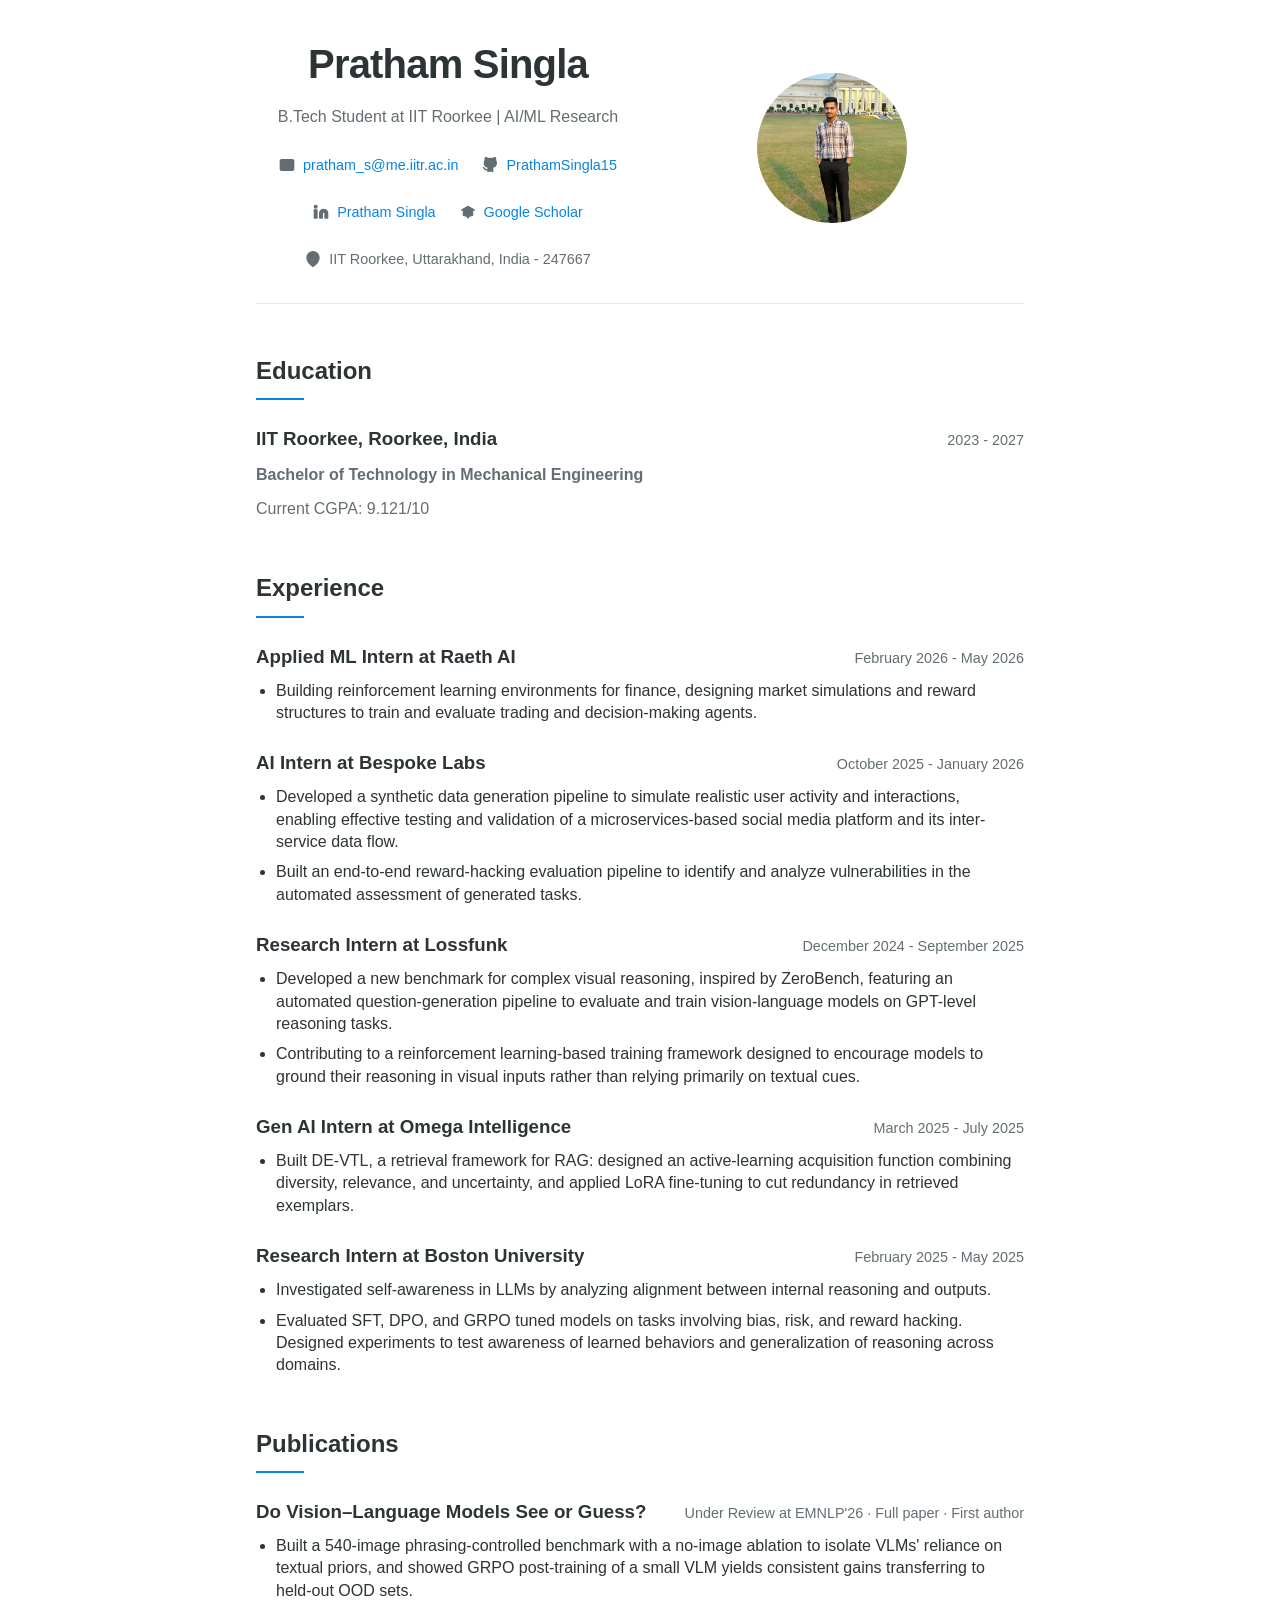
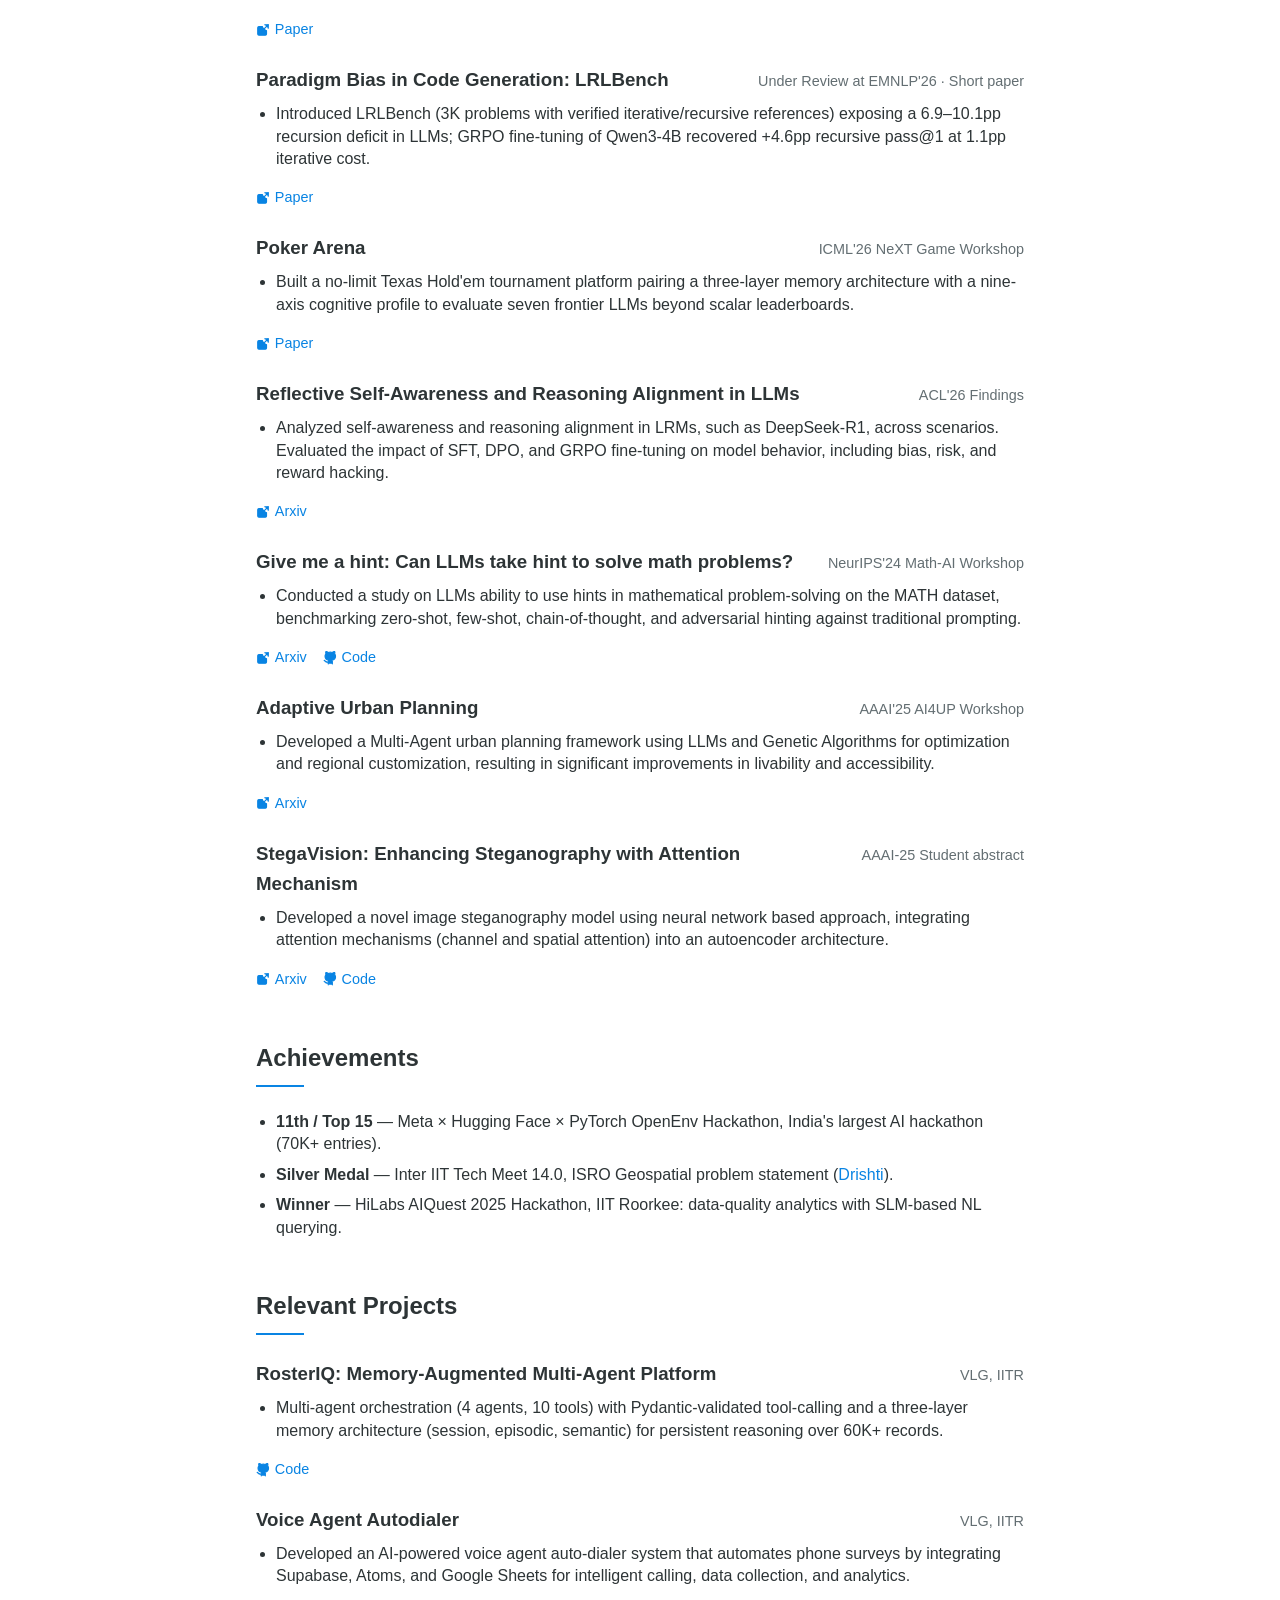
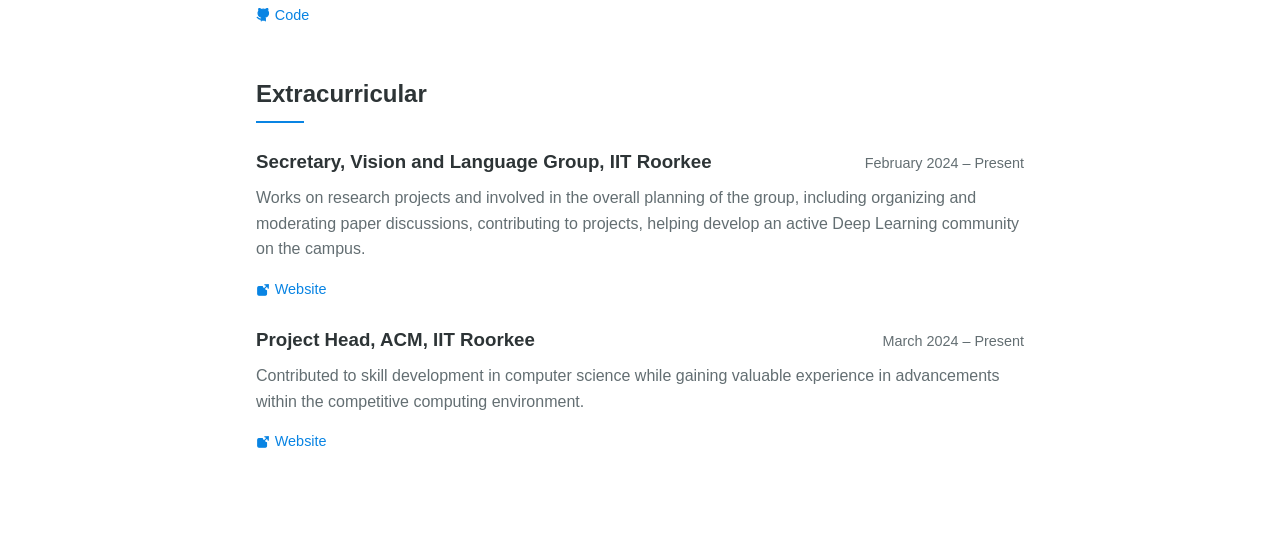
<file: index.html>
<!DOCTYPE html>
<html lang="en">
<head>
    <meta charset="UTF-8">
    <meta name="viewport" content="width=device-width, initial-scale=1.0">
    <title>Pratham Singla - Portfolio</title>
    <link rel="stylesheet" href="styles.css">
</head>
<body>
    <header style="display: flex; align-items: center; justify-content: space-between;">
        <!-- Header Content -->
        <div style="flex: 1;">
          <h1>Pratham Singla</h1>
          <p>B.Tech Student at IIT Roorkee | AI/ML Research</p>

          <div class="contact-info">
              <div class="contact-item">
                  <svg xmlns="http://www.w3.org/2000/svg" width="18" height="18" viewBox="0 0 24 24" fill="none" stroke="currentColor" stroke-width="2" stroke-linecap="round" stroke-linejoin="round">
                      <path d="M4 4h16c1.1 0 2 .9 2 2v12c0 1.1-.9 2-2 2H4c-1.1 0-2-.9-2-2V6c0-1.1.9-2 2-2z"></path>
                      <polyline points="22,6 12,13 2,6"></polyline>
                  </svg>
                  <a href="mailto:pratham_s@me.iitr.ac.in">pratham_s@me.iitr.ac.in</a>
              </div>
              <div class="contact-item">
                  <svg xmlns="http://www.w3.org/2000/svg" width="18" height="18" viewBox="0 0 24 24" fill="none" stroke="currentColor" stroke-width="2" stroke-linecap="round" stroke-linejoin="round">
                      <path d="M9 19c-5 1.5-5-2.5-7-3m14 6v-3.87a3.37 3.37 0 0 0-.94-2.61c3.14-.35 6.44-1.54 6.44-7A5.44 5.44 0 0 0 20 4.77 5.07 5.07 0 0 0 19.91 1S18.73.65 16 2.48a13.38 13.38 0 0 0-7 0C6.27.65 5.09 1 5.09 1A5.07 5.07 0 0 0 5 4.77a5.44 5.44 0 0 0-1.5 3.78c0 5.42 3.3 6.61 6.44 7A3.37 3.37 0 0 0 9 18.13V22"></path>
                  </svg>
                  <a href="https://github.com/PrathamSingla15" target="_blank">PrathamSingla15</a>
              </div>
              <div class="contact-item">
                  <svg xmlns="http://www.w3.org/2000/svg" width="18" height="18" viewBox="0 0 24 24" fill="none" stroke="currentColor" stroke-width="2" stroke-linecap="round" stroke-linejoin="round">
                      <path d="M16 8a6 6 0 0 1 6 6v7h-4v-7a2 2 0 0 0-2-2 2 2 0 0 0-2 2v7h-4v-7a6 6 0 0 1 6-6z"></path>
                      <rect x="2" y="9" width="4" height="12"></rect>
                      <circle cx="4" cy="4" r="2"></circle>
                  </svg>
                  <a href="https://www.linkedin.com/in/pratham-singla-a132732a7/" target="_blank">Pratham Singla</a>
              </div>
              <div class="contact-item">
                  <svg xmlns="http://www.w3.org/2000/svg" width="18" height="18" viewBox="0 0 24 24" fill="none" stroke="currentColor" stroke-width="2" stroke-linecap="round" stroke-linejoin="round">
                      <path d="M12 14l9-5-9-5-9 5 9 5z"></path>
                      <path d="M12 14l6.16-3.422a12.083 12.083 0 01.665 6.479A11.952 11.952 0 0012 20.055a11.952 11.952 0 00-6.824-2.998 12.078 12.078 0 01.665-6.479L12 14z"></path>
                      <path d="M12 14l9-5-9-5-9 5 9 5z"></path>
                      <path d="M12 14v7"></path>
                  </svg>
                  <a href="https://scholar.google.com/citations?user=6tyILRMAAAAJ&hl=en" target="_blank">Google Scholar</a>
              </div>
              <div class="contact-item">
                  <svg xmlns="http://www.w3.org/2000/svg" width="18" height="18" viewBox="0 0 24 24" fill="none" stroke="currentColor" stroke-width="2" stroke-linecap="round" stroke-linejoin="round">
                      <path d="M21 10c0 7-9 13-9 13s-9-6-9-13a9 9 0 0 1 18 0z"></path>
                      <circle cx="12" cy="10" r="3"></circle>
                  </svg>
                  <span>IIT Roorkee, Uttarakhand, India - 247667</span>
              </div>
          </div>
        </div>

        <!-- Image Section -->
        <div style="flex: 1; text-align: center;">
          <img
            src="profile.png"
            alt="Pratham Singla Profile Picture"
            style="border-radius: 50%; width: 150px; height: 150px; object-fit: cover;"
          />
        </div>
      </header>

  <main class="container">
      <section class="section" id="education">
          <h2>Education</h2>

          <div class="education-item">
              <div class="flex-header">
                  <h3>IIT Roorkee, Roorkee, India</h3>
                  <span class="date">2023 - 2027</span>
              </div>
              <p><strong>Bachelor of Technology in Mechanical Engineering</strong></p>
              <p>Current CGPA: <span class="highlight">9.121/10</span></p>
          </div>
      </section>

      <section class="section" id="experience">
          <h2>Experience</h2>

          <div class="experience-item">
              <div class="flex-header">
                  <h3>Applied ML Intern at Raeth AI</h3>
                  <span class="date">February 2026 - May 2026</span>
              </div>
              <ul>
                  <li>Building reinforcement learning environments for finance, designing market simulations and reward structures to train and evaluate trading and decision-making agents.</li>
              </ul>
          </div>

          <div class="experience-item">
              <div class="flex-header">
                  <h3>AI Intern at Bespoke Labs</h3>
                  <span class="date">October 2025 - January 2026</span>
              </div>
              <ul>
                  <li>Developed a synthetic data generation pipeline to simulate realistic user activity and interactions, enabling effective testing and validation of a microservices-based social media platform and its inter-service data flow.</li>
                  <li>Built an end-to-end reward-hacking evaluation pipeline to identify and analyze vulnerabilities in the automated assessment of generated tasks.</li>
              </ul>
          </div>

          <div class="experience-item">
              <div class="flex-header">
                  <h3>Research Intern at Lossfunk</h3>
                  <span class="date">December 2024 - September 2025</span>
              </div>
              <ul>
                  <li>Developed a new benchmark for complex visual reasoning, inspired by ZeroBench, featuring an automated question-generation pipeline to evaluate and train vision-language models on GPT-level reasoning tasks.</li>
                  <li>Contributing to a reinforcement learning-based training framework designed to encourage models to ground their reasoning in visual inputs rather than relying primarily on textual cues.</li>
              </ul>
          </div>

          <div class="experience-item">
              <div class="flex-header">
                  <h3>Gen AI Intern at Omega Intelligence</h3>
                  <span class="date">March 2025 - July 2025</span>
              </div>
              <ul>
                  <li>Built DE-VTL, a retrieval framework for RAG: designed an active-learning acquisition function combining diversity, relevance, and uncertainty, and applied LoRA fine-tuning to cut redundancy in retrieved exemplars.</li>
              </ul>
          </div>

          <div class="experience-item">
              <div class="flex-header">
                  <h3>Research Intern at Boston University</h3>
                  <span class="date">February 2025 - May 2025</span>
              </div>
              <ul>
                  <li>Investigated self-awareness in LLMs by analyzing alignment between internal reasoning and outputs.</li>
                  <li>Evaluated SFT, DPO, and GRPO tuned models on tasks involving bias, risk, and reward hacking. Designed experiments to test awareness of learned behaviors and generalization of reasoning across domains.</li>
              </ul>
          </div>
      </section>

      <section class="section" id="publications">
          <h2>Publications</h2>

          <div class="publication-item">
              <div class="flex-header">
                  <h3>Do Vision&ndash;Language Models See or Guess?</h3>
                  <span class="date">Under Review at EMNLP'26 &middot; Full paper &middot; First author</span>
              </div>
              <ul>
                  <li>Built a 540-image phrasing-controlled benchmark with a no-image ablation to isolate VLMs' reliance on textual priors, and showed GRPO post-training of a small VLM yields consistent gains transferring to held-out OOD sets.</li>
              </ul>
              <div class="publication-links">
                  <a href="https://drive.google.com/file/d/1W9YlNSTI20Ft3k_BdBzBpypP4UotxIYj/view" target="_blank">
                      <svg xmlns="http://www.w3.org/2000/svg" width="16" height="16" viewBox="0 0 24 24" fill="none" stroke="currentColor" stroke-width="2" stroke-linecap="round" stroke-linejoin="round"><path d="M18 13v6a2 2 0 0 1-2 2H5a2 2 0 0 1-2-2V8a2 2 0 0 1 2-2h6"></path><polyline points="15 3 21 3 21 9"></polyline><line x1="10" y1="14" x2="21" y2="3"></line></svg>
                      Paper
                  </a>
              </div>
          </div>

          <div class="publication-item">
              <div class="flex-header">
                  <h3>Paradigm Bias in Code Generation: LRLBench</h3>
                  <span class="date">Under Review at EMNLP'26 &middot; Short paper</span>
              </div>
              <ul>
                  <li>Introduced LRLBench (3K problems with verified iterative/recursive references) exposing a 6.9&ndash;10.1pp recursion deficit in LLMs; GRPO fine-tuning of Qwen3-4B recovered +4.6pp recursive pass@1 at 1.1pp iterative cost.</li>
              </ul>
              <div class="publication-links">
                  <a href="https://drive.google.com/file/d/1imihF5xHyVe4TSz1FYLGke97jD_eA2yq/view" target="_blank">
                      <svg xmlns="http://www.w3.org/2000/svg" width="16" height="16" viewBox="0 0 24 24" fill="none" stroke="currentColor" stroke-width="2" stroke-linecap="round" stroke-linejoin="round"><path d="M18 13v6a2 2 0 0 1-2 2H5a2 2 0 0 1-2-2V8a2 2 0 0 1 2-2h6"></path><polyline points="15 3 21 3 21 9"></polyline><line x1="10" y1="14" x2="21" y2="3"></line></svg>
                      Paper
                  </a>
              </div>
          </div>

          <div class="publication-item">
              <div class="flex-header">
                  <h3>Poker Arena</h3>
                  <span class="date">ICML'26 NeXT Game Workshop</span>
              </div>
              <ul>
                  <li>Built a no-limit Texas Hold'em tournament platform pairing a three-layer memory architecture with a nine-axis cognitive profile to evaluate seven frontier LLMs beyond scalar leaderboards.</li>
              </ul>
              <div class="publication-links">
                  <a href="https://drive.google.com/file/d/1rAL2DTAAELJ4kOOKlM4UKZLoVef1OzoU/view" target="_blank">
                      <svg xmlns="http://www.w3.org/2000/svg" width="16" height="16" viewBox="0 0 24 24" fill="none" stroke="currentColor" stroke-width="2" stroke-linecap="round" stroke-linejoin="round"><path d="M18 13v6a2 2 0 0 1-2 2H5a2 2 0 0 1-2-2V8a2 2 0 0 1 2-2h6"></path><polyline points="15 3 21 3 21 9"></polyline><line x1="10" y1="14" x2="21" y2="3"></line></svg>
                      Paper
                  </a>
              </div>
          </div>

          <div class="publication-item">
              <div class="flex-header">
                  <h3>Reflective Self-Awareness and Reasoning Alignment in LLMs</h3>
                  <span class="date">ACL'26 Findings</span>
              </div>
              <ul>
                  <li>Analyzed self-awareness and reasoning alignment in LRMs, such as DeepSeek-R1, across scenarios. Evaluated the impact of SFT, DPO, and GRPO fine-tuning on model behavior, including bias, risk, and reward hacking.</li>
              </ul>
              <div class="publication-links">
                  <a href="https://arxiv.org/abs/2510.16340" target="_blank">
                      <svg xmlns="http://www.w3.org/2000/svg" width="16" height="16" viewBox="0 0 24 24" fill="none" stroke="currentColor" stroke-width="2" stroke-linecap="round" stroke-linejoin="round"><path d="M18 13v6a2 2 0 0 1-2 2H5a2 2 0 0 1-2-2V8a2 2 0 0 1 2-2h6"></path><polyline points="15 3 21 3 21 9"></polyline><line x1="10" y1="14" x2="21" y2="3"></line></svg>
                      Arxiv
                  </a>
              </div>
          </div>

          <div class="publication-item">
              <div class="flex-header">
                  <h3>Give me a hint: Can LLMs take hint to solve math problems?</h3>
                  <span class="date">NeurIPS'24 Math-AI Workshop</span>
              </div>
              <ul>
                  <li>Conducted a study on LLMs ability to use hints in mathematical problem-solving on the MATH dataset, benchmarking zero-shot, few-shot, chain-of-thought, and adversarial hinting against traditional prompting.</li>
              </ul>
              <div class="publication-links">
                <a href="https://arxiv.org/abs/2410.05915" target="_blank">
                  <svg xmlns="http://www.w3.org/2000/svg" width="16" height="16" viewBox="0 0 24 24" fill="none" stroke="currentColor" stroke-width="2" stroke-linecap="round" stroke-linejoin="round"><path d="M18 13v6a2 2 0 0 1-2 2H5a2 2 0 0 1-2-2V8a2 2 0 0 1 2-2h6"></path><polyline points="15 3 21 3 21 9"></polyline><line x1="10" y1="14" x2="21" y2="3"></line></svg>
                  Arxiv
                </a>
                <a href="https://github.com/vlgiitr/LLM-Math" target="_blank">
                    <svg xmlns="http://www.w3.org/2000/svg" width="16" height="16" viewBox="0 0 24 24" fill="none" stroke="currentColor" stroke-width="2" stroke-linecap="round" stroke-linejoin="round"><path d="M9 19c-5 1.5-5-2.5-7-3m14 6v-3.87a3.37 3.37 0 0 0-.94-2.61c3.14-.35 6.44-1.54 6.44-7A5.44 5.44 0 0 0 20 4.77 5.07 5.07 0 0 0 19.91 1S18.73.65 16 2.48a13.38 13.38 0 0 0-7 0C6.27.65 5.09 1 5.09 1A5.07 5.07 0 0 0 5 4.77a5.44 5.44 0 0 0-1.5 3.78c0 5.42 3.3 6.61 6.44 7A3.37 3.37 0 0 0 9 18.13V22"></path></svg>
                    Code
                </a>
              </div>
          </div>

          <div class="publication-item">
              <div class="flex-header">
                  <h3>Adaptive Urban Planning</h3>
                  <span class="date">AAAI'25 AI4UP Workshop</span>
              </div>
              <ul>
                  <li>Developed a Multi-Agent urban planning framework using LLMs and Genetic Algorithms for optimization and regional customization, resulting in significant improvements in livability and accessibility.</li>
              </ul>
              <div class="publication-links">
                <a href="https://arxiv.org/abs/2412.15349" target="_blank">
                  <svg xmlns="http://www.w3.org/2000/svg" width="16" height="16" viewBox="0 0 24 24" fill="none" stroke="currentColor" stroke-width="2" stroke-linecap="round" stroke-linejoin="round"><path d="M18 13v6a2 2 0 0 1-2 2H5a2 2 0 0 1-2-2V8a2 2 0 0 1 2-2h6"></path><polyline points="15 3 21 3 21 9"></polyline><line x1="10" y1="14" x2="21" y2="3"></line></svg>
                  Arxiv
                </a>
              </div>
          </div>

          <div class="publication-item">
              <div class="flex-header">
                  <h3>StegaVision: Enhancing Steganography with Attention Mechanism</h3>
                  <span class="date">AAAI-25 Student abstract</span>
              </div>
              <ul>
                  <li>Developed a novel image steganography model using neural network based approach, integrating attention mechanisms (channel and spatial attention) into an autoencoder architecture.</li>
              </ul>
              <div class="publication-links">
                <a href="https://arxiv.org/abs/2411.05838" target="_blank">
                  <svg xmlns="http://www.w3.org/2000/svg" width="16" height="16" viewBox="0 0 24 24" fill="none" stroke="currentColor" stroke-width="2" stroke-linecap="round" stroke-linejoin="round"><path d="M18 13v6a2 2 0 0 1-2 2H5a2 2 0 0 1-2-2V8a2 2 0 0 1 2-2h6"></path><polyline points="15 3 21 3 21 9"></polyline><line x1="10" y1="14" x2="21" y2="3"></line></svg>
                  Arxiv
                </a>
                <a href="https://github.com/vlgiitr/StegaVision" target="_blank">
                    <svg xmlns="http://www.w3.org/2000/svg" width="16" height="16" viewBox="0 0 24 24" fill="none" stroke="currentColor" stroke-width="2" stroke-linecap="round" stroke-linejoin="round"><path d="M9 19c-5 1.5-5-2.5-7-3m14 6v-3.87a3.37 3.37 0 0 0-.94-2.61c3.14-.35 6.44-1.54 6.44-7A5.44 5.44 0 0 0 20 4.77 5.07 5.07 0 0 0 19.91 1S18.73.65 16 2.48a13.38 13.38 0 0 0-7 0C6.27.65 5.09 1 5.09 1A5.07 5.07 0 0 0 5 4.77a5.44 5.44 0 0 0-1.5 3.78c0 5.42 3.3 6.61 6.44 7A3.37 3.37 0 0 0 9 18.13V22"></path></svg>
                    Code
                </a>
              </div>
          </div>
      </section>

      <section class="section" id="achievements">
          <h2>Achievements</h2>
          <ul>
              <li><strong>11th / Top 15</strong> &mdash; Meta &times; Hugging Face &times; PyTorch OpenEnv Hackathon, India's largest AI hackathon (70K+ entries).</li>
              <li><strong>Silver Medal</strong> &mdash; Inter IIT Tech Meet 14.0, ISRO Geospatial problem statement (<a href="https://github.com/PrathamSingla15/drishti" target="_blank">Drishti</a>).</li>
              <li><strong>Winner</strong> &mdash; HiLabs AIQuest 2025 Hackathon, IIT Roorkee: data-quality analytics with SLM-based NL querying.</li>
          </ul>
      </section>

      <section class="section" id="projects">
          <h2>Relevant Projects</h2>

          <div class="project-item">
              <div class="flex-header">
                  <h3>RosterIQ: Memory-Augmented Multi-Agent Platform</h3>
                  <span class="date">VLG, IITR</span>
              </div>
              <ul>
                  <li>Multi-agent orchestration (4 agents, 10 tools) with Pydantic-validated tool-calling and a three-layer memory architecture (session, episodic, semantic) for persistent reasoning over 60K+ records.</li>
              </ul>
              <div class="publication-links">
                  <a href="https://github.com/PrathamSingla15/RosterIQ" target="_blank">
                      <svg xmlns="http://www.w3.org/2000/svg" width="16" height="16" viewBox="0 0 24 24" fill="none" stroke="currentColor" stroke-width="2" stroke-linecap="round" stroke-linejoin="round"><path d="M9 19c-5 1.5-5-2.5-7-3m14 6v-3.87a3.37 3.37 0 0 0-.94-2.61c3.14-.35 6.44-1.54 6.44-7A5.44 5.44 0 0 0 20 4.77 5.07 5.07 0 0 0 19.91 1S18.73.65 16 2.48a13.38 13.38 0 0 0-7 0C6.27.65 5.09 1 5.09 1A5.07 5.07 0 0 0 5 4.77a5.44 5.44 0 0 0-1.5 3.78c0 5.42 3.3 6.61 6.44 7A3.37 3.37 0 0 0 9 18.13V22"></path></svg>
                      Code
                  </a>
              </div>
          </div>

          <div class="project-item">
              <div class="flex-header">
                  <h3>Voice Agent Autodialer</h3>
                  <span class="date">VLG, IITR</span>
              </div>
              <ul>
                  <li>Developed an AI-powered voice agent auto-dialer system that automates phone surveys by integrating Supabase, Atoms, and Google Sheets for intelligent calling, data collection, and analytics.</li>
              </ul>
              <div class="publication-links">
                  <a href="https://github.com/PrathamSingla15/Voice-Agent-Autodialer" target="_blank">
                      <svg xmlns="http://www.w3.org/2000/svg" width="16" height="16" viewBox="0 0 24 24" fill="none" stroke="currentColor" stroke-width="2" stroke-linecap="round" stroke-linejoin="round"><path d="M9 19c-5 1.5-5-2.5-7-3m14 6v-3.87a3.37 3.37 0 0 0-.94-2.61c3.14-.35 6.44-1.54 6.44-7A5.44 5.44 0 0 0 20 4.77 5.07 5.07 0 0 0 19.91 1S18.73.65 16 2.48a13.38 13.38 0 0 0-7 0C6.27.65 5.09 1 5.09 1A5.07 5.07 0 0 0 5 4.77a5.44 5.44 0 0 0-1.5 3.78c0 5.42 3.3 6.61 6.44 7A3.37 3.37 0 0 0 9 18.13V22"></path></svg>
                      Code
                  </a>
              </div>
          </div>


      </section>

      <section class="section" id="extracurricular">
          <h2>Extracurricular</h2>

          <div class="experience-item">
              <div class="flex-header">
                  <h3>Secretary, Vision and Language Group, IIT Roorkee</h3>
                  <span class="date">February 2024 – Present</span>
              </div>
              <p>Works on research projects and involved in the overall planning of the group, including organizing and moderating paper discussions, contributing to projects, helping develop an active Deep Learning community on the campus.</p>
              <div class="publication-links">
                  <a href="https://vlg.iitr.ac.in/" target="_blank">
                      <svg xmlns="http://www.w3.org/2000/svg" width="16" height="16" viewBox="0 0 24 24" fill="none" stroke="currentColor" stroke-width="2" stroke-linecap="round" stroke-linejoin="round"><path d="M18 13v6a2 2 0 0 1-2 2H5a2 2 0 0 1-2-2V8a2 2 0 0 1 2-2h6"></path><polyline points="15 3 21 3 21 9"></polyline><line x1="10" y1="14" x2="21" y2="3"></line></svg>
                      Website
                  </a>
              </div>
          </div>

          <div class="experience-item">
              <div class="flex-header">
                  <h3>Project Head, ACM, IIT Roorkee</h3>
                  <span class="date">March 2024 – Present</span>
              </div>
              <p>Contributed to skill development in computer science while gaining valuable experience in advancements within the competitive computing environment.</p>
              <div class="publication-links">
                  <a href="https://iitr.acm.org/#/" target="_blank">
                      <svg xmlns="http://www.w3.org/2000/svg" width="16" height="16" viewBox="0 0 24 24" fill="none" stroke="currentColor" stroke-width="2" stroke-linecap="round" stroke-linejoin="round"><path d="M18 13v6a2 2 0 0 1-2 2H5a2 2 0 0 1-2-2V8a2 2 0 0 1 2-2h6"></path><polyline points="15 3 21 3 21 9"></polyline><line x1="10" y1="14" x2="21" y2="3"></line></svg>
                      Website
                  </a>
              </div>
          </div>
      </section>
  </main>
</body>
</html>
</file>
<file: styles.css>
/* Root Variables */
:root {
    --primary: #2d3436; /* Dark gray for primary text */
    --secondary: #636e72; /* Light gray for secondary text */
    --accent: #0984e3; /* Muted blue for accents */
    --background: #ffffff; /* Light background */
    --border: #eaeaea; /* Subtle border color */
}

/* General Reset */
* {
    margin: 0;
    padding: 0;
    box-sizing: border-box;
}

body {
    font-family: 'Inter', -apple-system, BlinkMacSystemFont, 'Segoe UI', Roboto, sans-serif;
    line-height: 1.6;
    color: var(--primary);
    background-color: var(--background);
    padding: 2rem 1rem;
    max-width: 800px;
    margin: 0 auto;
    transition: background-color 0.3s ease, color 0.3s ease;
}

/* Header */
header {
    text-align: center;
    margin-bottom: 3rem;
    padding-bottom: 2rem;
    border-bottom: 1px solid var(--border);
}

h1 {
    font-size: 2.5rem;
    margin: 0 0 0.5rem;
    font-weight: 700;
    letter-spacing: -0.02em;
    color: var(--primary);
}

p {
    font-size: 1rem;
    color: var(--secondary);
    margin-top: 0.5rem;
}

.contact-info {
    display: flex;
    flex-wrap: wrap;
    gap: 1.5rem;
    justify-content: center;
    margin-top: 1.5rem;
}

.contact-item {
    display: flex;
    align-items: center;
    gap: 0.5rem;
    color: var(--secondary);
    font-size: 0.9rem;
}

.contact-item svg {
    flex-shrink: 0;
    width: 16px;
    height: 16px;
    fill: var(--secondary);
}

/* Links */
a {
    color: var(--accent);
    text-decoration: none;
    transition: color 0.2s ease-in-out;
}

a:hover {
    text-decoration: underline;
    color: #0077cc; /* Slightly darker accent on hover */
}

/* Sections */
.section {
    margin: 3rem 0;
}

h2 {
    font-size: 1.5rem;
    font-weight: 600;
    margin: 0 0 1.5rem;
    color: var(--primary);
    position: relative;
}

h2::after {
    content: '';
    display: block;
    width: 3rem;
    height: 2px;
    background-color: var(--accent);
    margin-top: 0.5rem;
}

.flex-header {
    display: flex;
    justify-content: space-between;
    align-items: baseline;
    gap: 1rem;
    margin: 1.5rem 0 0.5rem;
}

.date {
    color: var(--secondary);
    font-size: 0.9em;
    white-space: nowrap;
}

ul {
    padding-left: 1.25rem;
    margin: 0.5rem 0;
}

li {
    margin: 0.5rem 0;
    line-height: 1.4;
}

.publication-links {
    margin-top: 1rem;
    display: flex;
    gap: 1rem;
}

.publication-links a {
    display: flex;
    align-items: center;
    gap: 0.3rem;
    font-size: 0.9rem;
}

.publication-links a svg {
    width: 14px;
    height: 14px;
    fill: var(--accent);
}

/* Responsive Design */
@media (max-width: 600px) {
    body {
        padding: 1rem;
    }

    h1 {
        font-size: 2rem;
    }

    .flex-header {
        flex-direction: column;
        align-items: flex-start;
    }
}

/* Dark Mode Support */
@media (prefers-color-scheme: dark) {
    :root {
        --primary: #ffffff;
        --secondary: #cccccc;
        --accent: #00bcd4;
        --background: #121212;
        --border: #333333;
    }

    a:hover {
        color: #00a1c6; /* Slightly lighter accent on hover in dark mode */
    }
}
</file>
